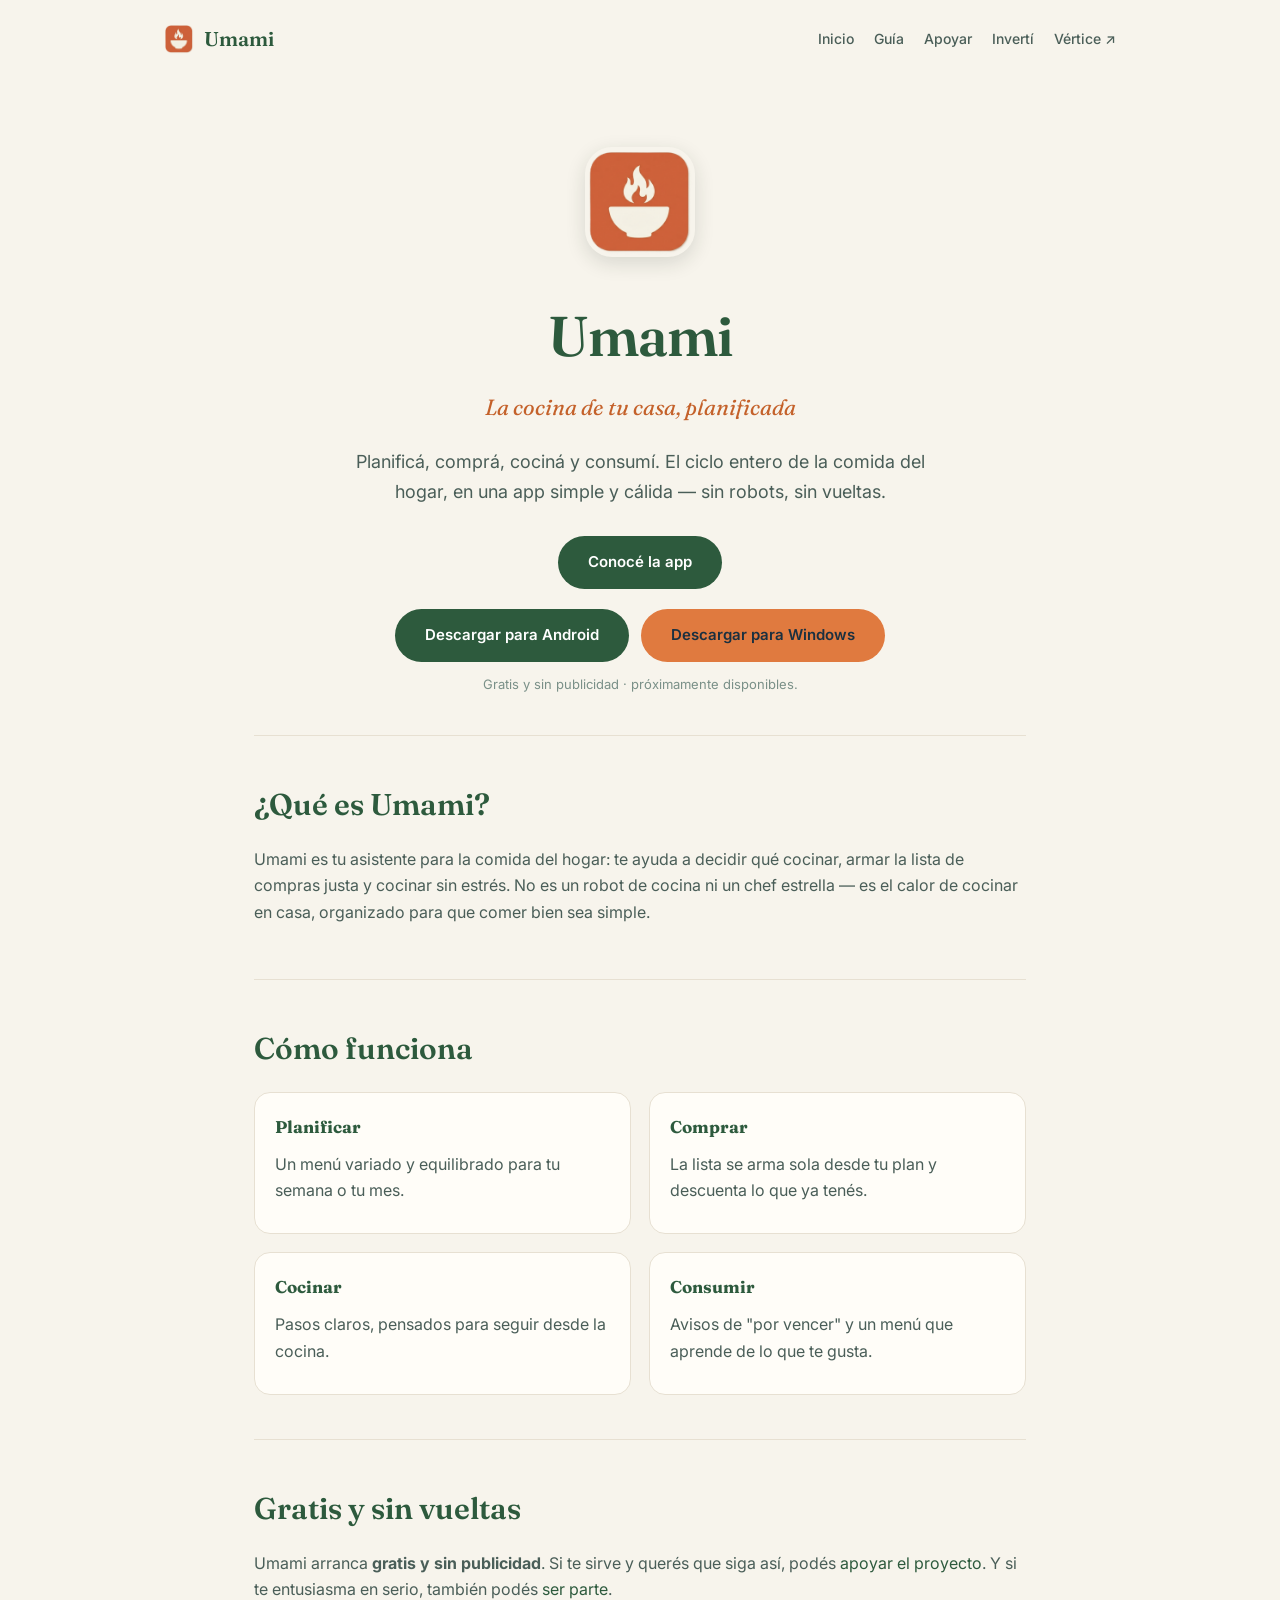
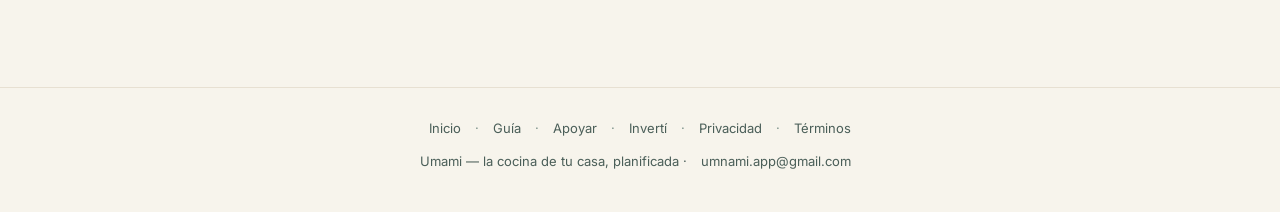
<file: index.html>
<!doctype html><html lang="es"><head><meta charset="utf-8">
<meta name="viewport" content="width=device-width,initial-scale=1"><title>Umami — La cocina de tu casa, planificada</title>
<link rel="icon" href="umami-logo.png">
<link href="https://fonts.googleapis.com/css2?family=Fraunces:ital,opsz,wght@0,9..144,400..600;1,9..144,400&family=Inter:wght@400;500;600&display=swap" rel="stylesheet">
<link rel="stylesheet" href="estilo.css"></head><body>
<header class="nav"><a class="brand" href="index.html"><img src="umami-logo.png" alt="">Umami</a>
<nav class="links"><a href="index.html">Inicio</a><a href="guia.html">Guía</a><a href="donaciones.html">Apoyar</a><a href="inversion.html">Invertí</a><a href="https://estudiovertice.github.io/" target="_blank" rel="noopener">Vértice ↗</a></nav></header>

<div class="hero"><img class="ic" src="umami-logo.png" alt="Umami"><h1>Umami</h1>
<div class="tag">La cocina de tu casa, planificada</div>
<p class="lead">Planificá, comprá, cociná y consumí. El ciclo entero de la comida del hogar, en una app simple y cálida — sin robots, sin vueltas.</p>
<a class="btn" href="#app">Conocé la app</a><div style="margin-top:20px;display:flex;gap:12px;justify-content:center;flex-wrap:wrap"><a class="btn" href="https://play.google.com/store/apps/details?id=com.vertice.umami">Descargar para Android</a><a class="btn terra" href="https://github.com/umamiapp/umamiapp.github.io/releases/download/v1.0/Umami-Instalador.exe">Descargar para Windows</a></div><div class="soon">Gratis y sin publicidad · próximamente disponibles.</div></div>
<div class="wrap">
<section id="app"><h2>¿Qué es Umami?</h2><p>Umami es tu asistente para la comida del hogar: te ayuda a decidir qué cocinar, armar la lista de compras justa y cocinar sin estrés. No es un robot de cocina ni un chef estrella — es el calor de cocinar en casa, organizado para que comer bien sea simple.</p></section>
<section><h2>Cómo funciona</h2><div class="steps">
<div class="step"><b>Planificar</b><p>Un menú variado y equilibrado para tu semana o tu mes.</p></div>
<div class="step"><b>Comprar</b><p>La lista se arma sola desde tu plan y descuenta lo que ya tenés.</p></div>
<div class="step"><b>Cocinar</b><p>Pasos claros, pensados para seguir desde la cocina.</p></div>
<div class="step"><b>Consumir</b><p>Avisos de "por vencer" y un menú que aprende de lo que te gusta.</p></div></div></section>
<section><h2>Gratis y sin vueltas</h2><p>Umami arranca <strong>gratis y sin publicidad</strong>. Si te sirve y querés que siga así, podés <a href="donaciones.html">apoyar el proyecto</a>. Y si te entusiasma en serio, también podés <a href="inversion.html">ser parte</a>.</p></section>
</div><footer><div><a href="index.html">Inicio</a> · <a href="guia.html">Guía</a> · <a href="donaciones.html">Apoyar</a> · <a href="inversion.html">Invertí</a> · <a href="privacidad.html">Privacidad</a> · <a href="terminos.html">Términos</a></div>
<p style="margin-top:12px">Umami — la cocina de tu casa, planificada · <a href="mailto:umnami.app@gmail.com">umnami.app@gmail.com</a></p></footer></body></html>
</file>
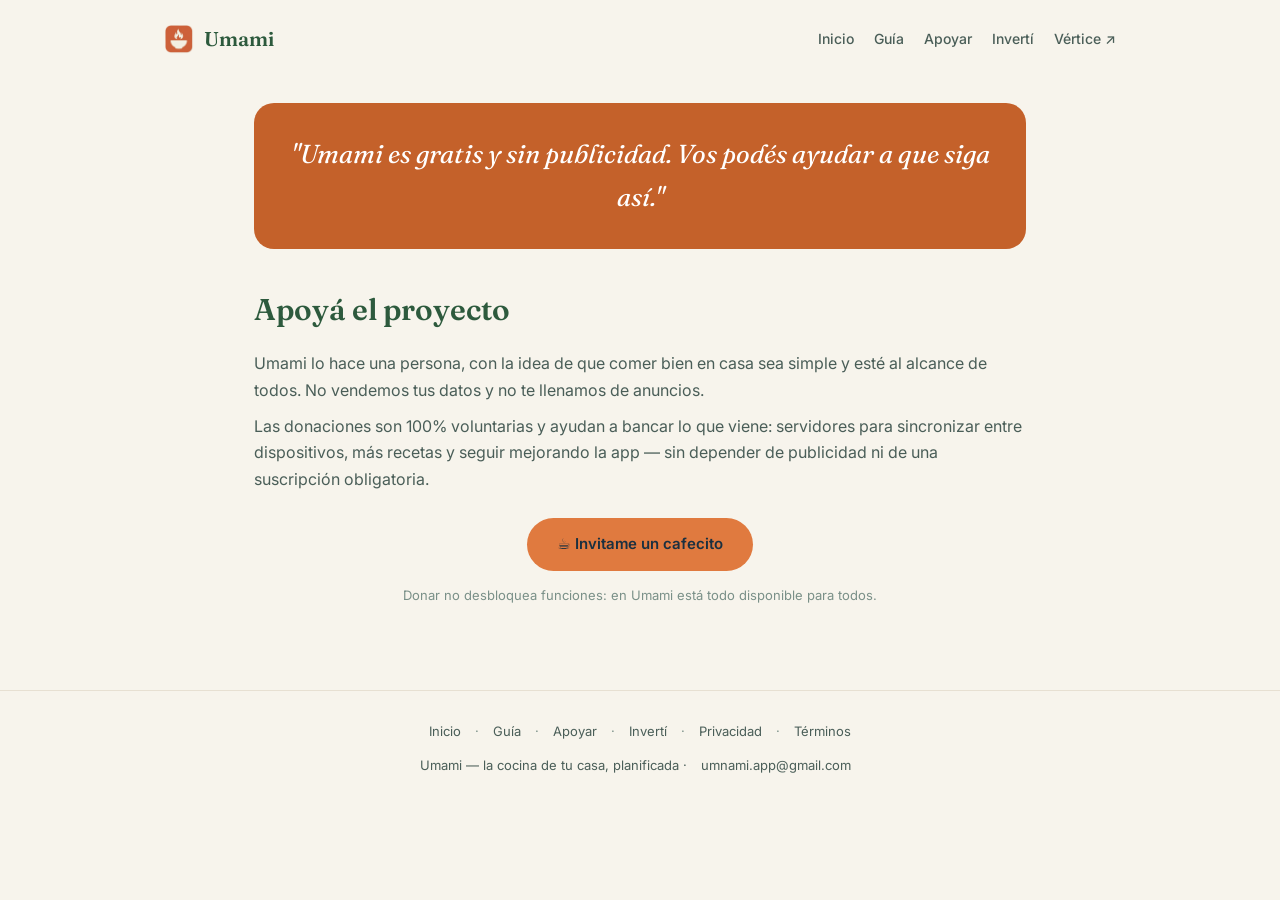
<file: donaciones.html>
<!doctype html><html lang="es"><head><meta charset="utf-8">
<meta name="viewport" content="width=device-width,initial-scale=1"><title>Umami — Apoyá el proyecto</title>
<link rel="icon" href="umami-logo.png">
<link href="https://fonts.googleapis.com/css2?family=Fraunces:ital,opsz,wght@0,9..144,400..600;1,9..144,400&family=Inter:wght@400;500;600&display=swap" rel="stylesheet">
<link rel="stylesheet" href="estilo.css"></head><body>
<header class="nav"><a class="brand" href="index.html"><img src="umami-logo.png" alt="">Umami</a>
<nav class="links"><a href="index.html">Inicio</a><a href="guia.html">Guía</a><a href="donaciones.html">Apoyar</a><a href="inversion.html">Invertí</a><a href="https://estudiovertice.github.io/" target="_blank" rel="noopener">Vértice ↗</a></nav></header>

<div class="wrap"><div class="grito"><div class="q">"Umami es gratis y sin publicidad. Vos podés ayudar a que siga así."</div></div>
<section style="border-top:none;padding-top:10px"><h2>Apoyá el proyecto</h2>
<p>Umami lo hace una persona, con la idea de que comer bien en casa sea simple y esté al alcance de todos. No vendemos tus datos y no te llenamos de anuncios.</p>
<p>Las donaciones son 100% voluntarias y ayudan a bancar lo que viene: servidores para sincronizar entre dispositivos, más recetas y seguir mejorando la app — sin depender de publicidad ni de una suscripción obligatoria.</p>
<p class="center" style="margin-top:26px"><a class="btn terra" href="https://cafecito.app/umami-app" target="_blank" rel="noopener">☕ Invitame un cafecito</a></p>
<p class="center mono" style="margin-top:14px">Donar no desbloquea funciones: en Umami está todo disponible para todos.</p></section></div><footer><div><a href="index.html">Inicio</a> · <a href="guia.html">Guía</a> · <a href="donaciones.html">Apoyar</a> · <a href="inversion.html">Invertí</a> · <a href="privacidad.html">Privacidad</a> · <a href="terminos.html">Términos</a></div>
<p style="margin-top:12px">Umami — la cocina de tu casa, planificada · <a href="mailto:umnami.app@gmail.com">umnami.app@gmail.com</a></p></footer></body></html>
</file>
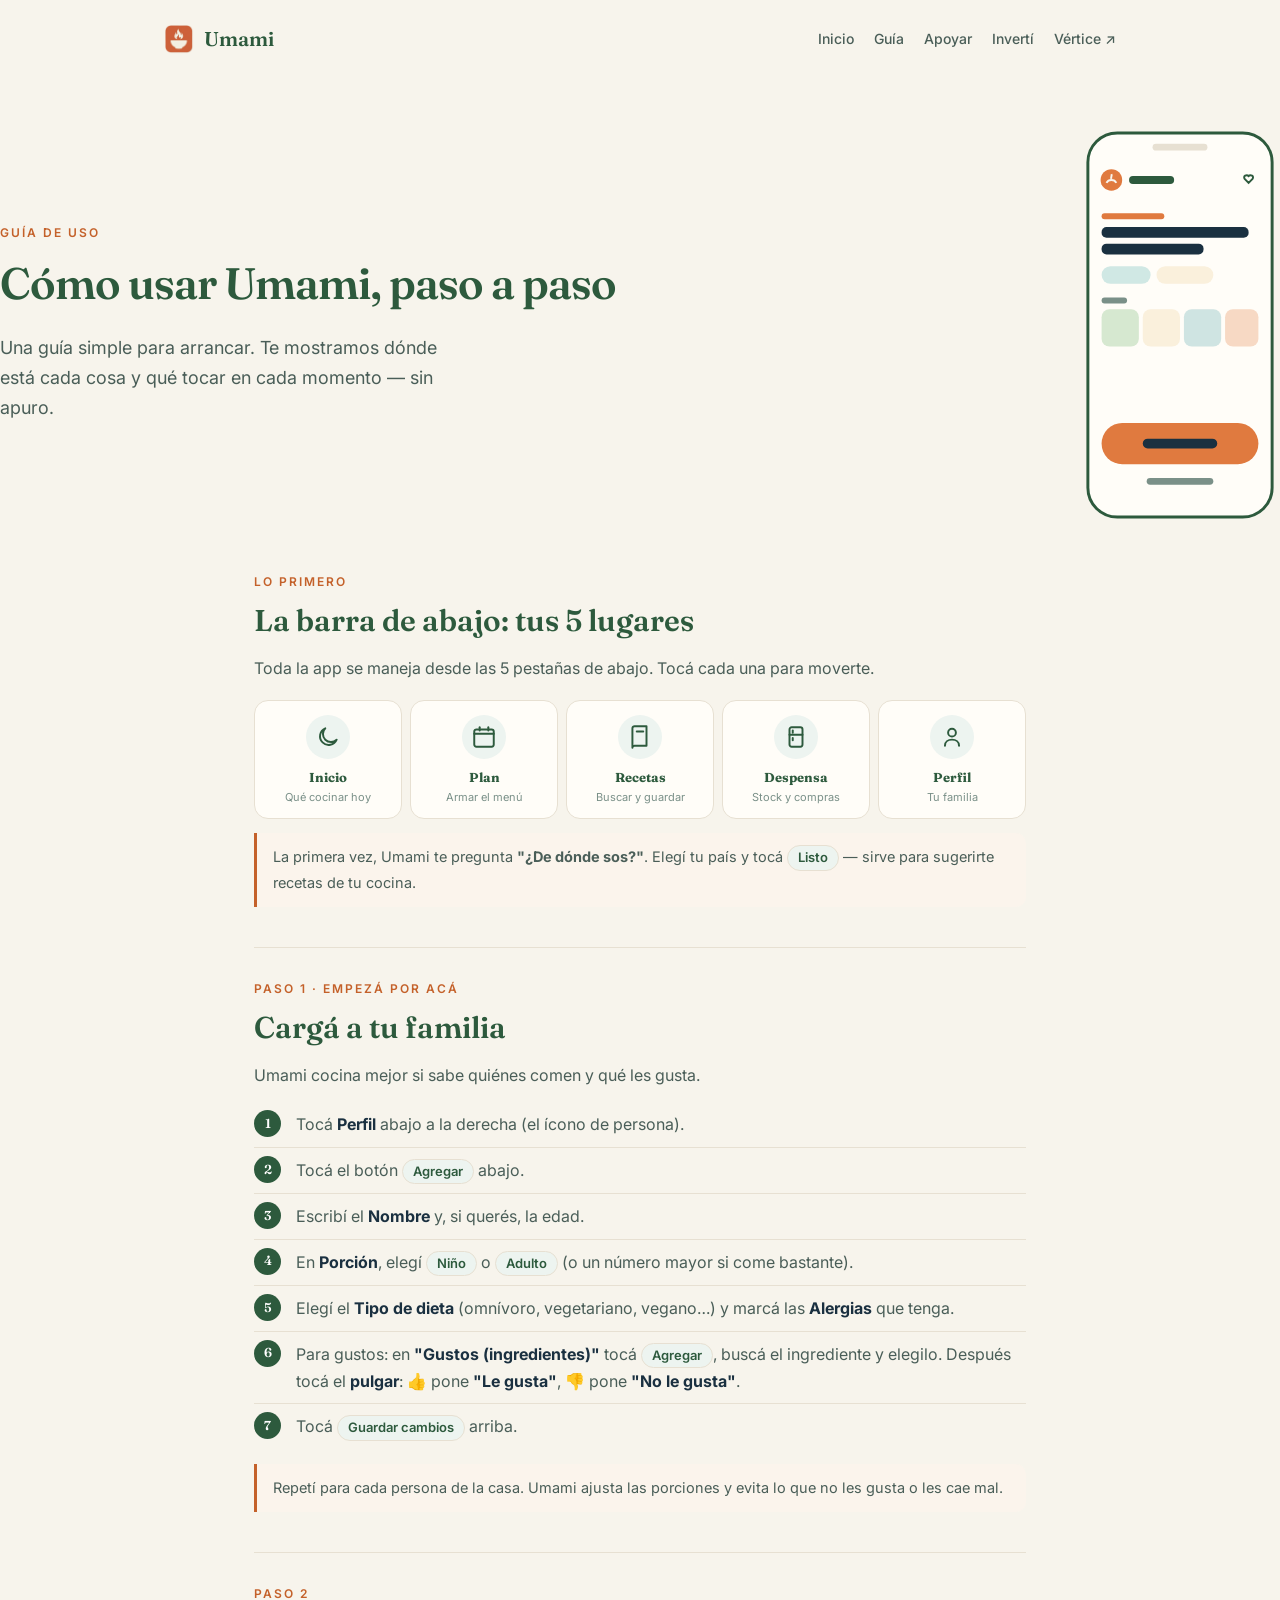
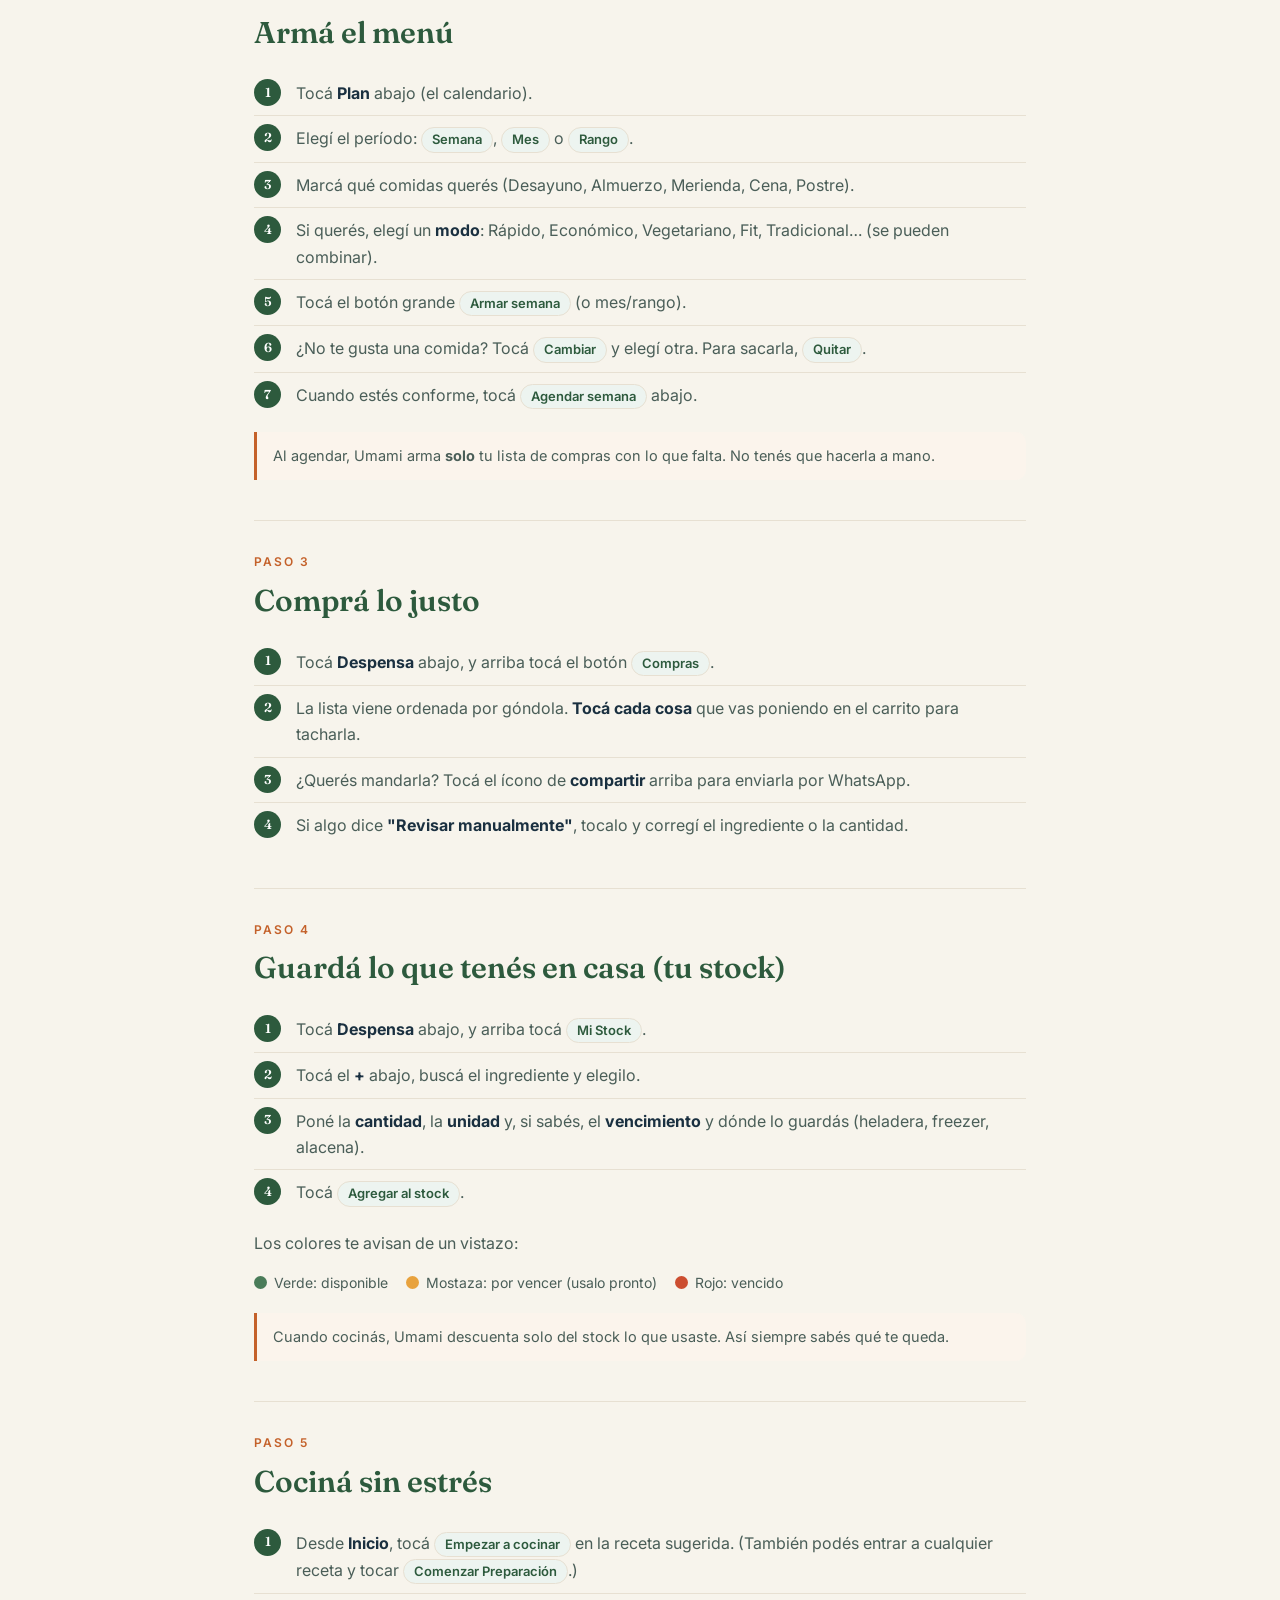
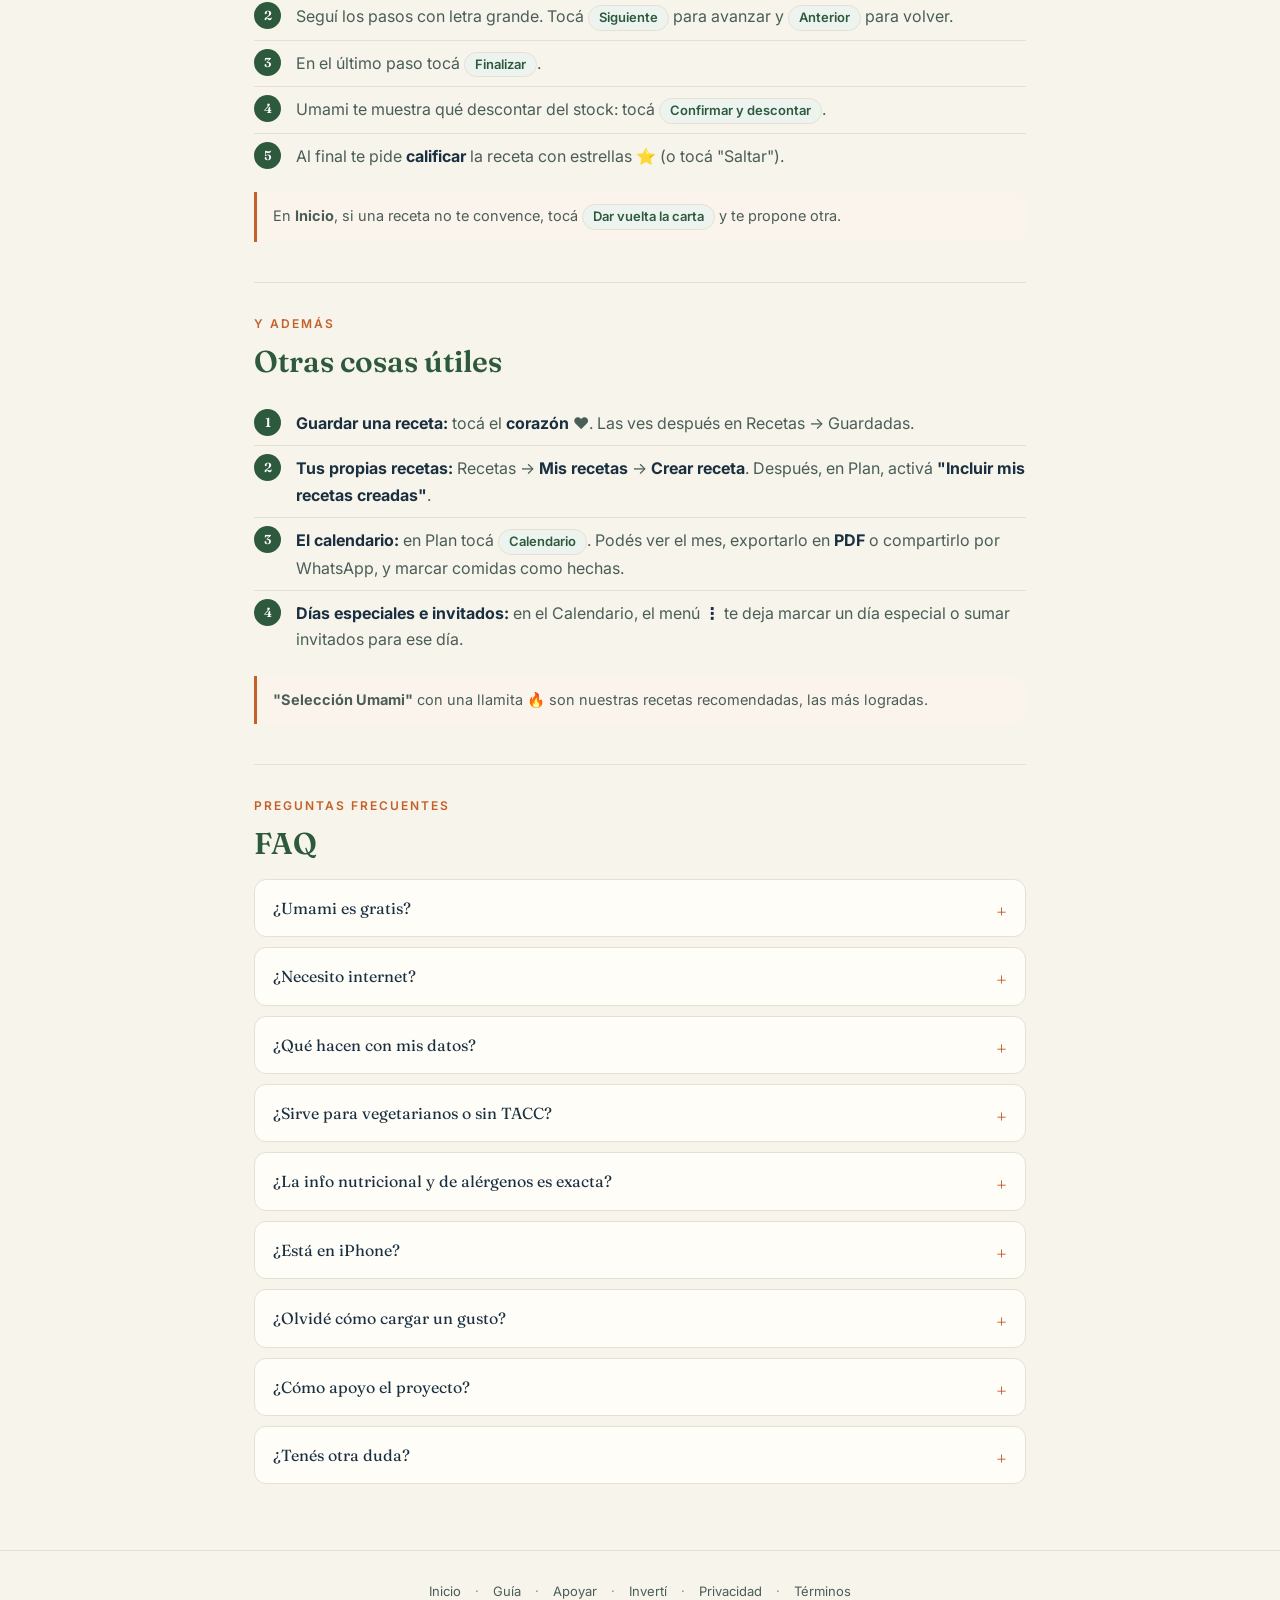
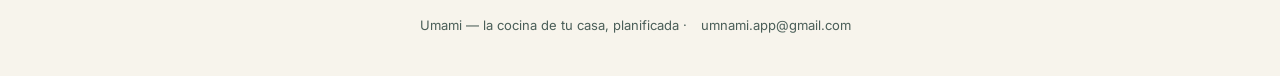
<file: guia.html>
<!doctype html><html lang="es"><head><meta charset="utf-8">
<meta name="viewport" content="width=device-width,initial-scale=1"><title>Umami — Guía de uso y preguntas frecuentes</title>
<link rel="icon" href="umami-logo.png">
<link href="https://fonts.googleapis.com/css2?family=Fraunces:ital,opsz,wght@0,9..144,400..600;1,9..144,400&family=Inter:wght@400;500;600&display=swap" rel="stylesheet">
<link rel="stylesheet" href="estilo.css">
<style>
.gh{display:flex;gap:36px;align-items:center;flex-wrap:wrap;justify-content:center;padding:52px 0 20px}
.gh .txt{flex:1;min-width:280px}
.gh h1{font-family:'Fraunces',serif;font-size:44px;color:var(--green);font-weight:600;letter-spacing:-1px}
.gh p{font-size:18px;color:var(--ink2);margin-top:14px;max-width:440px}
.phone{flex:0 0 200px}
svg.i{width:26px;height:26px;fill:none;stroke:#2D5A3D;stroke-width:1.8;stroke-linecap:round;stroke-linejoin:round}
.tabs{display:grid;grid-template-columns:repeat(5,1fr);gap:8px;margin:18px 0 6px}
.tabc{text-align:center;background:var(--paper);border:1px solid var(--line);border-radius:14px;padding:14px 6px}
.tabc .b{width:44px;height:44px;border-radius:50%;background:#EDF4F0;display:flex;align-items:center;justify-content:center;margin:0 auto 8px}
.tabc b{font-size:13px;color:var(--green);font-family:'Fraunces',serif;display:block}
.tabc span{font-size:11px;color:var(--muted);line-height:1.3;display:block;margin-top:2px}
.task{padding:26px 0;border-top:1px solid var(--line)}
.task h2{margin-bottom:4px}
.task .lead2{color:var(--ink2);margin-bottom:6px}
.howto{counter-reset:s;list-style:none;margin:14px 0}
.howto li{counter-increment:s;position:relative;padding:9px 0 9px 42px;color:var(--ink2);border-bottom:1px solid var(--line)}
.howto li:last-child{border-bottom:none}
.howto li:before{content:counter(s);position:absolute;left:0;top:8px;width:27px;height:27px;border-radius:50%;background:var(--green);color:#fff;font-size:13px;font-weight:600;display:flex;align-items:center;justify-content:center;font-family:'Fraunces',serif}
.howto b{color:var(--ink)}
.note{background:#FBF4EC;border-left:3px solid var(--terra);border-radius:0 10px 10px 0;padding:12px 16px;margin:14px 0;font-size:14.5px;color:var(--ink2)}
.chipx{display:inline-block;background:#EDF4F0;border:1px solid var(--line);border-radius:20px;padding:1px 10px;font-size:13px;color:var(--green);font-weight:600;white-space:nowrap}
.colors span{display:inline-flex;align-items:center;gap:7px;margin:5px 14px 5px 0;font-size:14px;color:var(--ink2)}
.dot{width:13px;height:13px;border-radius:50%;display:inline-block}
details{border:1px solid var(--line);border-radius:12px;margin:10px 0;background:var(--paper);overflow:hidden}
summary{padding:15px 18px;cursor:pointer;font-family:'Fraunces',serif;font-size:16px;color:var(--ink);list-style:none;position:relative}
summary::-webkit-details-marker{display:none}
summary:after{content:"+";position:absolute;right:18px;color:var(--terra);font-size:20px}
details[open] summary:after{content:"–"}
details[open] summary{border-bottom:1px solid var(--line)}
details .a{padding:12px 18px;color:var(--ink2)}
@media(max-width:620px){.tabs{grid-template-columns:repeat(2,1fr)}.gh h1{font-size:36px}}
</style></head><body>
<header class="nav"><a class="brand" href="index.html"><img src="umami-logo.png" alt="">Umami</a>
<nav class="links"><a href="index.html">Inicio</a><a href="guia.html">Guía</a><a href="donaciones.html">Apoyar</a><a href="inversion.html">Invertí</a><a href="https://estudiovertice.github.io/" target="_blank" rel="noopener">Vértice ↗</a></nav></header>

<div class="gh">
  <div class="txt"><span class="kick">Guía de uso</span>
    <h1>Cómo usar Umami, paso a paso</h1>
    <p>Una guía simple para arrancar. Te mostramos dónde está cada cosa y qué tocar en cada momento — sin apuro.</p>
  </div>
  <svg class="phone" viewBox="0 0 200 400" width="196" height="392" xmlns="http://www.w3.org/2000/svg" role="img" aria-label="Pantalla Inicio de Umami">
<rect x="6" y="4" width="188" height="392" rx="30" fill="#FFFDF8" stroke="#2D5A3D" stroke-width="3"/>
<rect x="72" y="15" width="56" height="7" rx="3.5" fill="#E7E0D2"/>
<circle cx="30" cy="52" r="11" fill="#E07A3F"/><path d="M25 55c2-4 8-4 10 0" stroke="#F8F5EE" stroke-width="2" fill="none"/><path d="M30 46c1 2-1 3 0 5" stroke="#F8F5EE" stroke-width="2" fill="none"/>
<rect x="48" y="48" width="46" height="8" rx="4" fill="#2D5A3D"/>
<path d="M170 48c-2-2-6 0-4 3l4 4 4-4c2-3-2-5-4-3z" fill="none" stroke="#2D5A3D" stroke-width="2"/>
<rect x="20" y="86" width="64" height="6" rx="3" fill="#E07A3F"/>
<rect x="20" y="100" width="150" height="11" rx="5" fill="#1A3040"/><rect x="20" y="117" width="104" height="11" rx="5" fill="#1A3040"/>
<rect x="20" y="140" width="50" height="18" rx="9" fill="#D0E8E4"/><rect x="76" y="140" width="58" height="18" rx="9" fill="#FAF0DC"/>
<rect x="20" y="172" width="26" height="6" rx="3" fill="#7A9088"/>
<rect x="20" y="184" width="38" height="38" rx="8" fill="#D6E8D0"/><rect x="62" y="184" width="38" height="38" rx="8" fill="#FAF0DC"/><rect x="104" y="184" width="38" height="38" rx="8" fill="#CFE4E2"/><rect x="146" y="184" width="34" height="38" rx="8" fill="#F7D9C4"/>
<rect x="20" y="300" width="160" height="42" rx="21" fill="#E07A3F"/><rect x="62" y="316" width="76" height="10" rx="5" fill="#1A3040"/>
<rect x="66" y="356" width="68" height="7" rx="3.5" fill="#7A9088"/>
</svg>
</div>
<div class="wrap">

  <section class="task" style="border-top:none">
    <span class="kick">Lo primero</span>
    <h2>La barra de abajo: tus 5 lugares</h2>
    <p class="lead2">Toda la app se maneja desde las 5 pestañas de abajo. Tocá cada una para moverte.</p>
    <div class="tabs">
      <div class="tabc"><div class="b"><svg class="i" viewBox="0 0 24 24"><path d="M20 14.5A8 8 0 1 1 9.5 4 6.5 6.5 0 0 0 20 14.5z"/></svg></div><b>Inicio</b><span>Qué cocinar hoy</span></div>
      <div class="tabc"><div class="b"><svg class="i" viewBox="0 0 24 24"><rect x="3" y="5" width="18" height="16" rx="2"/><line x1="3" y1="9" x2="21" y2="9"/><line x1="8" y1="3" x2="8" y2="6"/><line x1="16" y1="3" x2="16" y2="6"/></svg></div><b>Plan</b><span>Armar el menú</span></div>
      <div class="tabc"><div class="b"><svg class="i" viewBox="0 0 24 24"><path d="M5 4a2 2 0 0 1 2-2h11v18H7a2 2 0 0 0-2 2z"/><line x1="9" y1="7" x2="15" y2="7"/></svg></div><b>Recetas</b><span>Buscar y guardar</span></div>
      <div class="tabc"><div class="b"><svg class="i" viewBox="0 0 24 24"><rect x="6" y="3" width="12" height="18" rx="2"/><line x1="6" y1="10" x2="18" y2="10"/><line x1="9" y1="6" x2="9" y2="8"/><line x1="9" y1="13" x2="9" y2="15"/></svg></div><b>Despensa</b><span>Stock y compras</span></div>
      <div class="tabc"><div class="b"><svg class="i" viewBox="0 0 24 24"><circle cx="12" cy="8" r="3.6"/><path d="M5.5 20c0-3.6 2.9-5.6 6.5-5.6s6.5 2 6.5 5.6"/></svg></div><b>Perfil</b><span>Tu familia</span></div>
    </div>
    <div class="note">La primera vez, Umami te pregunta <b>"¿De dónde sos?"</b>. Elegí tu país y tocá <span class="chipx">Listo</span> — sirve para sugerirte recetas de tu cocina.</div>
  </section>

  <section class="task">
    <span class="kick">Paso 1 · empezá por acá</span>
    <h2>Cargá a tu familia</h2>
    <p class="lead2">Umami cocina mejor si sabe quiénes comen y qué les gusta.</p>
    <ol class="howto">
      <li>Tocá <b>Perfil</b> abajo a la derecha (el ícono de persona).</li>
      <li>Tocá el botón <span class="chipx">Agregar</span> abajo.</li>
      <li>Escribí el <b>Nombre</b> y, si querés, la edad.</li>
      <li>En <b>Porción</b>, elegí <span class="chipx">Niño</span> o <span class="chipx">Adulto</span> (o un número mayor si come bastante).</li>
      <li>Elegí el <b>Tipo de dieta</b> (omnívoro, vegetariano, vegano…) y marcá las <b>Alergias</b> que tenga.</li>
      <li>Para gustos: en <b>"Gustos (ingredientes)"</b> tocá <span class="chipx">Agregar</span>, buscá el ingrediente y elegilo. Después tocá el <b>pulgar</b>: 👍 pone <b>"Le gusta"</b>, 👎 pone <b>"No le gusta"</b>.</li>
      <li>Tocá <span class="chipx">Guardar cambios</span> arriba.</li>
    </ol>
    <div class="note">Repetí para cada persona de la casa. Umami ajusta las porciones y evita lo que no les gusta o les cae mal.</div>
  </section>

  <section class="task">
    <span class="kick">Paso 2</span>
    <h2>Armá el menú</h2>
    <ol class="howto">
      <li>Tocá <b>Plan</b> abajo (el calendario).</li>
      <li>Elegí el período: <span class="chipx">Semana</span>, <span class="chipx">Mes</span> o <span class="chipx">Rango</span>.</li>
      <li>Marcá qué comidas querés (Desayuno, Almuerzo, Merienda, Cena, Postre).</li>
      <li>Si querés, elegí un <b>modo</b>: Rápido, Económico, Vegetariano, Fit, Tradicional… (se pueden combinar).</li>
      <li>Tocá el botón grande <span class="chipx">Armar semana</span> (o mes/rango).</li>
      <li>¿No te gusta una comida? Tocá <span class="chipx">Cambiar</span> y elegí otra. Para sacarla, <span class="chipx">Quitar</span>.</li>
      <li>Cuando estés conforme, tocá <span class="chipx">Agendar semana</span> abajo.</li>
    </ol>
    <div class="note">Al agendar, Umami arma <b>solo</b> tu lista de compras con lo que falta. No tenés que hacerla a mano.</div>
  </section>

  <section class="task">
    <span class="kick">Paso 3</span>
    <h2>Comprá lo justo</h2>
    <ol class="howto">
      <li>Tocá <b>Despensa</b> abajo, y arriba tocá el botón <span class="chipx">Compras</span>.</li>
      <li>La lista viene ordenada por góndola. <b>Tocá cada cosa</b> que vas poniendo en el carrito para tacharla.</li>
      <li>¿Querés mandarla? Tocá el ícono de <b>compartir</b> arriba para enviarla por WhatsApp.</li>
      <li>Si algo dice <b>"Revisar manualmente"</b>, tocalo y corregí el ingrediente o la cantidad.</li>
    </ol>
  </section>

  <section class="task">
    <span class="kick">Paso 4</span>
    <h2>Guardá lo que tenés en casa (tu stock)</h2>
    <ol class="howto">
      <li>Tocá <b>Despensa</b> abajo, y arriba tocá <span class="chipx">Mi Stock</span>.</li>
      <li>Tocá el <b>+</b> abajo, buscá el ingrediente y elegilo.</li>
      <li>Poné la <b>cantidad</b>, la <b>unidad</b> y, si sabés, el <b>vencimiento</b> y dónde lo guardás (heladera, freezer, alacena).</li>
      <li>Tocá <span class="chipx">Agregar al stock</span>.</li>
    </ol>
    <p style="margin-top:8px">Los colores te avisan de un vistazo:</p>
    <p class="colors">
      <span><i class="dot" style="background:#4A7C59"></i> Verde: disponible</span>
      <span><i class="dot" style="background:#E8A23D"></i> Mostaza: por vencer (usalo pronto)</span>
      <span><i class="dot" style="background:#CC4E30"></i> Rojo: vencido</span>
    </p>
    <div class="note">Cuando cocinás, Umami descuenta solo del stock lo que usaste. Así siempre sabés qué te queda.</div>
  </section>

  <section class="task">
    <span class="kick">Paso 5</span>
    <h2>Cociná sin estrés</h2>
    <ol class="howto">
      <li>Desde <b>Inicio</b>, tocá <span class="chipx">Empezar a cocinar</span> en la receta sugerida. (También podés entrar a cualquier receta y tocar <span class="chipx">Comenzar Preparación</span>.)</li>
      <li>Seguí los pasos con letra grande. Tocá <span class="chipx">Siguiente</span> para avanzar y <span class="chipx">Anterior</span> para volver.</li>
      <li>En el último paso tocá <span class="chipx">Finalizar</span>.</li>
      <li>Umami te muestra qué descontar del stock: tocá <span class="chipx">Confirmar y descontar</span>.</li>
      <li>Al final te pide <b>calificar</b> la receta con estrellas ⭐ (o tocá "Saltar").</li>
    </ol>
    <div class="note">En <b>Inicio</b>, si una receta no te convence, tocá <span class="chipx">Dar vuelta la carta</span> y te propone otra.</div>
  </section>

  <section class="task">
    <span class="kick">Y además</span>
    <h2>Otras cosas útiles</h2>
    <ol class="howto">
      <li><b>Guardar una receta:</b> tocá el <b>corazón</b> ❤️. Las ves después en Recetas → Guardadas.</li>
      <li><b>Tus propias recetas:</b> Recetas → <b>Mis recetas</b> → <b>Crear receta</b>. Después, en Plan, activá <b>"Incluir mis recetas creadas"</b>.</li>
      <li><b>El calendario:</b> en Plan tocá <span class="chipx">Calendario</span>. Podés ver el mes, exportarlo en <b>PDF</b> o compartirlo por WhatsApp, y marcar comidas como hechas.</li>
      <li><b>Días especiales e invitados:</b> en el Calendario, el menú <b>⋮</b> te deja marcar un día especial o sumar invitados para ese día.</li>
    </ol>
    <div class="note"><b>"Selección Umami"</b> con una llamita 🔥 son nuestras recetas recomendadas, las más logradas.</div>
  </section>

  <section class="task">
    <span class="kick">Preguntas frecuentes</span>
    <h2>FAQ</h2>
    <details><summary>¿Umami es gratis?</summary><div class="a">Sí. Hoy está todo desbloqueado y sin publicidad. Si te sirve, podés <a href="donaciones.html">apoyar el proyecto</a> con una donación voluntaria — no desbloquea nada extra, ya está todo disponible.</div></details>
    <details><summary>¿Necesito internet?</summary><div class="a">No. Umami funciona sin conexión; tus datos viven en tu dispositivo.</div></details>
    <details><summary>¿Qué hacen con mis datos?</summary><div class="a">Lo personal se queda en tu teléfono y <strong>no vendemos tus datos</strong>. Ver la <a href="privacidad.html">Política de Privacidad</a>.</div></details>
    <details><summary>¿Sirve para vegetarianos o sin TACC?</summary><div class="a">Sí. Cargá la dieta y las alergias de cada persona en <b>Perfil</b> y Umami filtra. Es orientativo: ante una alergia, verificá siempre los ingredientes.</div></details>
    <details><summary>¿La info nutricional y de alérgenos es exacta?</summary><div class="a">Es orientativa, para ayudarte a decidir — no reemplaza el criterio médico ni la lectura de las etiquetas.</div></details>
    <details><summary>¿Está en iPhone?</summary><div class="a">Por ahora Umami sale en Android. La versión para iPhone se evalúa más adelante.</div></details>
    <details><summary>¿Olvidé cómo cargar un gusto?</summary><div class="a">Perfil → tocá el comensal (o Agregar) → sección "Gustos (ingredientes)" → Agregar → buscá el ingrediente → tocá el pulgar para poner "Le gusta" 👍 o "No le gusta" 👎.</div></details>
    <details><summary>¿Cómo apoyo el proyecto?</summary><div class="a">Con una donación en la página de <a href="donaciones.html">Apoyar</a>. Es voluntario y ayuda a que Umami siga gratis y sin publicidad.</div></details>
    <details><summary>¿Tenés otra duda?</summary><div class="a">Escribinos a <a href="mailto:umnami.app@gmail.com">umnami.app@gmail.com</a>.</div></details>
  </section>
</div><footer><div><a href="index.html">Inicio</a> · <a href="guia.html">Guía</a> · <a href="donaciones.html">Apoyar</a> · <a href="inversion.html">Invertí</a> · <a href="privacidad.html">Privacidad</a> · <a href="terminos.html">Términos</a></div>
<p style="margin-top:12px">Umami — la cocina de tu casa, planificada · <a href="mailto:umnami.app@gmail.com">umnami.app@gmail.com</a></p></footer></body></html>
</file>
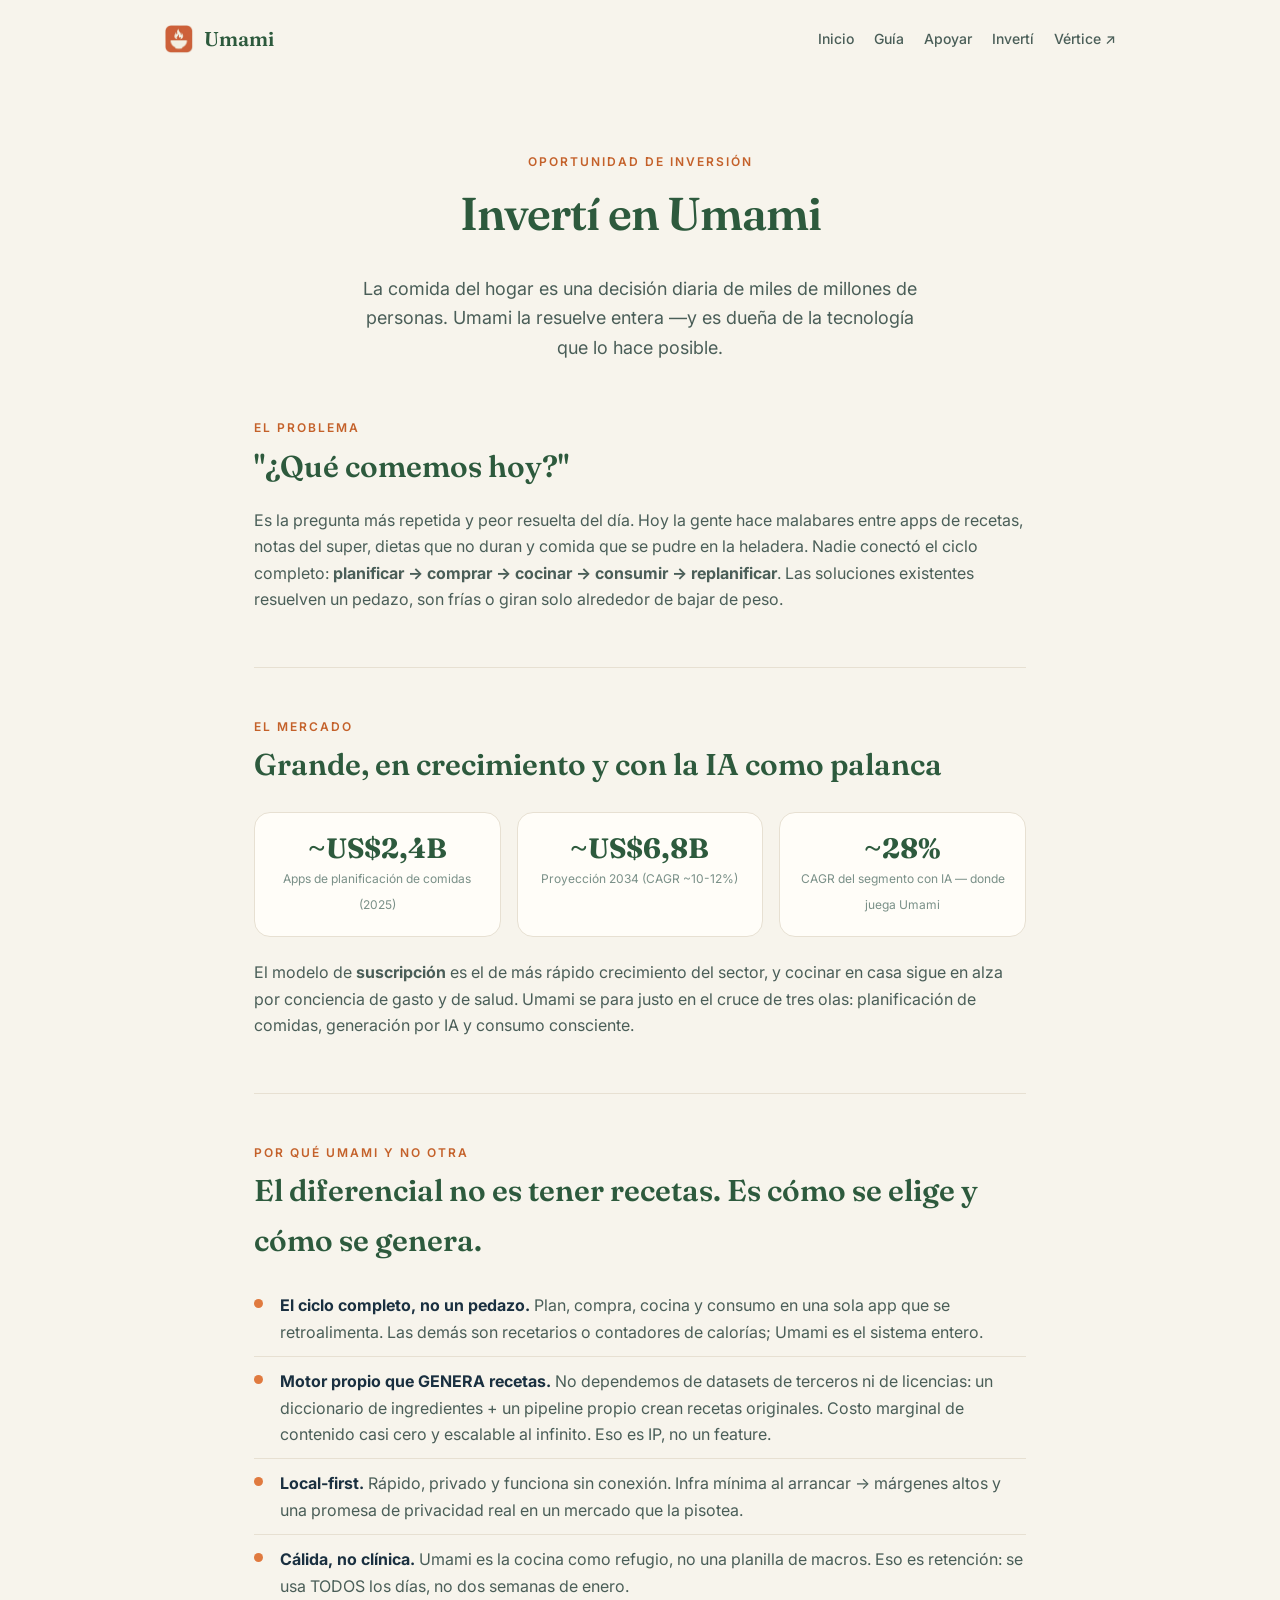
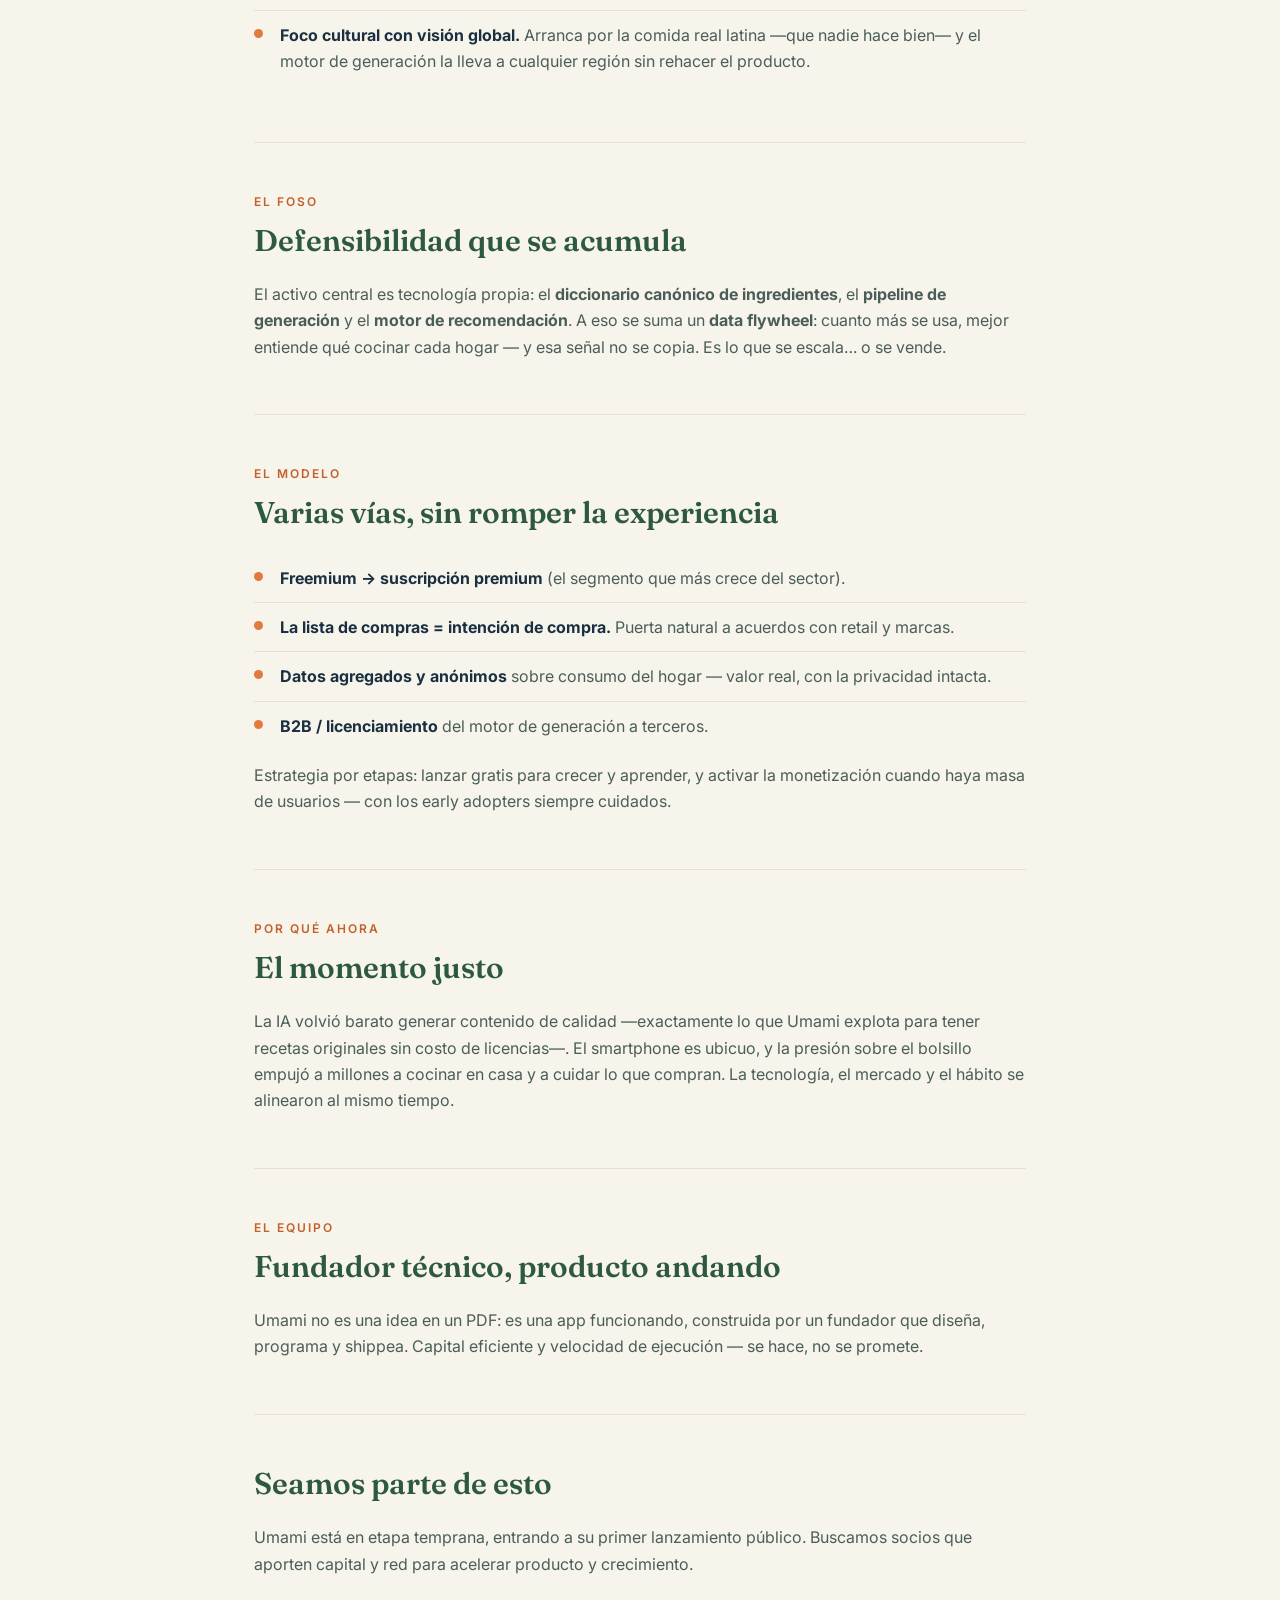
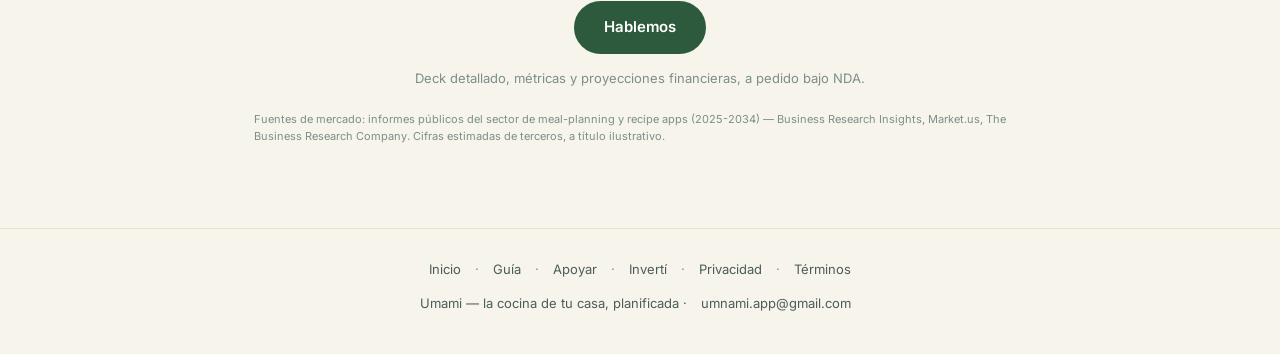
<file: inversion.html>
<!doctype html><html lang="es"><head><meta charset="utf-8">
<meta name="viewport" content="width=device-width,initial-scale=1"><title>Umami — Invertí en el proyecto</title>
<link rel="icon" href="umami-logo.png">
<link href="https://fonts.googleapis.com/css2?family=Fraunces:ital,opsz,wght@0,9..144,400..600;1,9..144,400&family=Inter:wght@400;500;600&display=swap" rel="stylesheet">
<link rel="stylesheet" href="estilo.css"></head><body>
<header class="nav"><a class="brand" href="index.html"><img src="umami-logo.png" alt="">Umami</a>
<nav class="links"><a href="index.html">Inicio</a><a href="guia.html">Guía</a><a href="donaciones.html">Apoyar</a><a href="inversion.html">Invertí</a><a href="https://estudiovertice.github.io/" target="_blank" rel="noopener">Vértice ↗</a></nav></header>

<div class="hero" style="padding-bottom:20px"><span class="kick">Oportunidad de inversión</span>
<h1 style="font-size:46px">Invertí en Umami</h1>
<p class="lead">La comida del hogar es una decisión diaria de miles de millones de personas. Umami la resuelve entera —y es dueña de la tecnología que lo hace posible.</p></div>
<div class="wrap">
<section style="border-top:none;padding-top:0"><span class="kick">El problema</span><h2>"¿Qué comemos hoy?"</h2>
<p>Es la pregunta más repetida y peor resuelta del día. Hoy la gente hace malabares entre apps de recetas, notas del super, dietas que no duran y comida que se pudre en la heladera. Nadie conectó el ciclo completo: <strong>planificar → comprar → cocinar → consumir → replanificar</strong>. Las soluciones existentes resuelven un pedazo, son frías o giran solo alrededor de bajar de peso.</p></section>
<section><span class="kick">El mercado</span><h2>Grande, en crecimiento y con la IA como palanca</h2>
<div class="stats"><div class="stat"><b>~US$2,4B</b><span>Apps de planificación de comidas (2025)</span></div>
<div class="stat"><b>~US$6,8B</b><span>Proyección 2034 (CAGR ~10-12%)</span></div>
<div class="stat"><b>~28%</b><span>CAGR del segmento con IA — donde juega Umami</span></div></div>
<p>El modelo de <strong>suscripción</strong> es el de más rápido crecimiento del sector, y cocinar en casa sigue en alza por conciencia de gasto y de salud. Umami se para justo en el cruce de tres olas: planificación de comidas, generación por IA y consumo consciente.</p></section>
<section><span class="kick">Por qué Umami y no otra</span><h2>El diferencial no es tener recetas. Es cómo se elige y cómo se genera.</h2>
<ul class="pts">
<li><b>El ciclo completo, no un pedazo.</b> Plan, compra, cocina y consumo en una sola app que se retroalimenta. Las demás son recetarios o contadores de calorías; Umami es el sistema entero.</li>
<li><b>Motor propio que GENERA recetas.</b> No dependemos de datasets de terceros ni de licencias: un diccionario de ingredientes + un pipeline propio crean recetas originales. Costo marginal de contenido casi cero y escalable al infinito. Eso es IP, no un feature.</li>
<li><b>Local-first.</b> Rápido, privado y funciona sin conexión. Infra mínima al arrancar → márgenes altos y una promesa de privacidad real en un mercado que la pisotea.</li>
<li><b>Cálida, no clínica.</b> Umami es la cocina como refugio, no una planilla de macros. Eso es retención: se usa TODOS los días, no dos semanas de enero.</li>
<li><b>Foco cultural con visión global.</b> Arranca por la comida real latina —que nadie hace bien— y el motor de generación la lleva a cualquier región sin rehacer el producto.</li></ul></section>
<section><span class="kick">El foso</span><h2>Defensibilidad que se acumula</h2>
<p>El activo central es tecnología propia: el <strong>diccionario canónico de ingredientes</strong>, el <strong>pipeline de generación</strong> y el <strong>motor de recomendación</strong>. A eso se suma un <strong>data flywheel</strong>: cuanto más se usa, mejor entiende qué cocinar cada hogar — y esa señal no se copia. Es lo que se escala… o se vende.</p></section>
<section><span class="kick">El modelo</span><h2>Varias vías, sin romper la experiencia</h2>
<ul class="pts">
<li><b>Freemium → suscripción premium</b> (el segmento que más crece del sector).</li>
<li><b>La lista de compras = intención de compra.</b> Puerta natural a acuerdos con retail y marcas.</li>
<li><b>Datos agregados y anónimos</b> sobre consumo del hogar — valor real, con la privacidad intacta.</li>
<li><b>B2B / licenciamiento</b> del motor de generación a terceros.</li></ul>
<p>Estrategia por etapas: lanzar gratis para crecer y aprender, y activar la monetización cuando haya masa de usuarios — con los early adopters siempre cuidados.</p></section>
<section><span class="kick">Por qué ahora</span><h2>El momento justo</h2>
<p>La IA volvió barato generar contenido de calidad —exactamente lo que Umami explota para tener recetas originales sin costo de licencias—. El smartphone es ubicuo, y la presión sobre el bolsillo empujó a millones a cocinar en casa y a cuidar lo que compran. La tecnología, el mercado y el hábito se alinearon al mismo tiempo.</p></section>
<section><span class="kick">El equipo</span><h2>Fundador técnico, producto andando</h2>
<p>Umami no es una idea en un PDF: es una app funcionando, construida por un fundador que diseña, programa y shippea. Capital eficiente y velocidad de ejecución — se hace, no se promete.</p></section>
<section><h2>Seamos parte de esto</h2>
<p>Umami está en etapa temprana, entrando a su primer lanzamiento público. Buscamos socios que aporten capital y red para acelerar producto y crecimiento.</p>
<p class="center" style="margin-top:24px"><a class="btn" href="mailto:umnami.app@gmail.com?subject=Inversion%20en%20Umami">Hablemos</a></p>
<p class="center mono" style="margin-top:14px">Deck detallado, métricas y proyecciones financieras, a pedido bajo NDA.</p>
<p class="src">Fuentes de mercado: informes públicos del sector de meal-planning y recipe apps (2025-2034) — Business Research Insights, Market.us, The Business Research Company. Cifras estimadas de terceros, a título ilustrativo.</p></section>
</div><footer><div><a href="index.html">Inicio</a> · <a href="guia.html">Guía</a> · <a href="donaciones.html">Apoyar</a> · <a href="inversion.html">Invertí</a> · <a href="privacidad.html">Privacidad</a> · <a href="terminos.html">Términos</a></div>
<p style="margin-top:12px">Umami — la cocina de tu casa, planificada · <a href="mailto:umnami.app@gmail.com">umnami.app@gmail.com</a></p></footer></body></html>
</file>
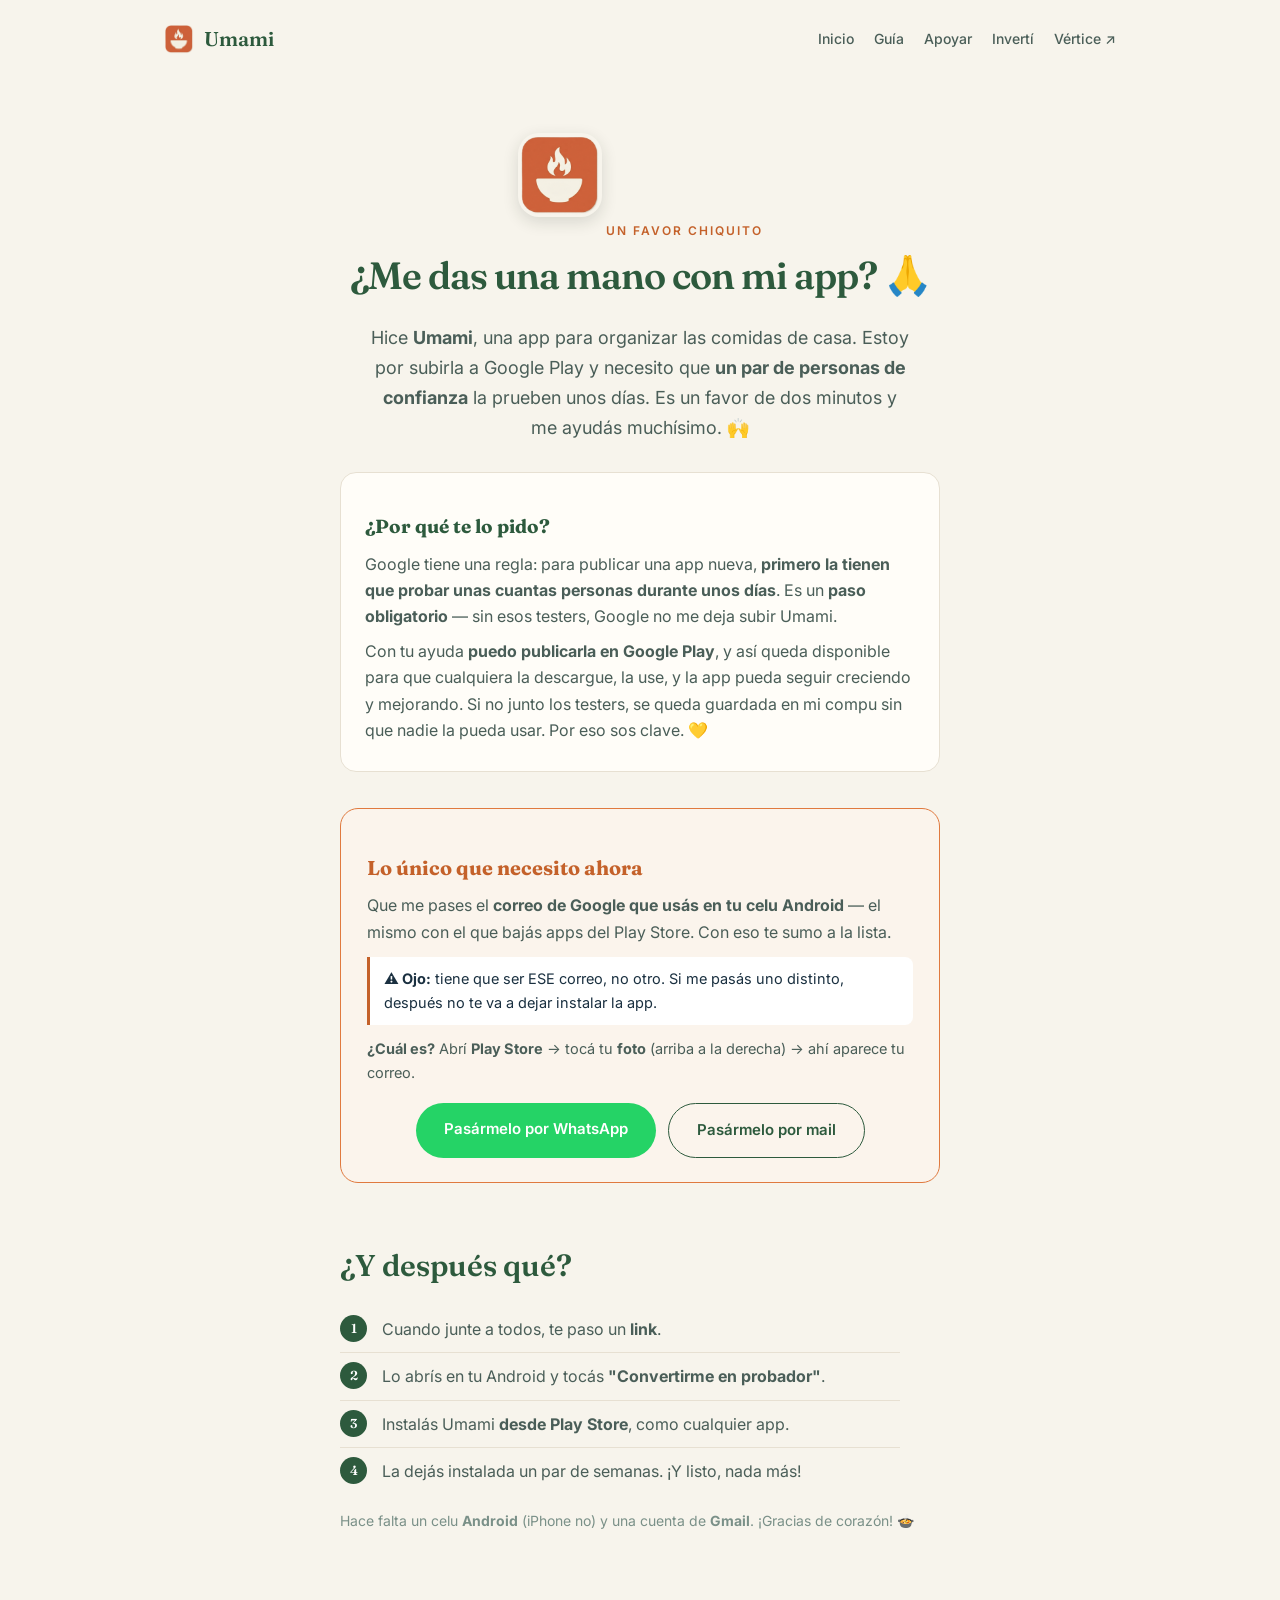
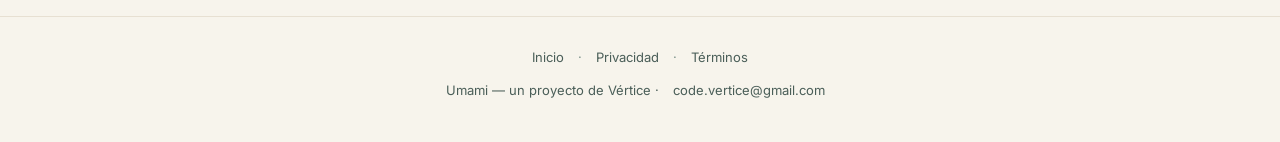
<file: sertester.html>
<!doctype html><html lang="es"><head><meta charset="utf-8">
<meta name="viewport" content="width=device-width,initial-scale=1"><title>Umami — ¿Me das una mano?</title>
<link rel="icon" href="umami-logo.png">
<link href="https://fonts.googleapis.com/css2?family=Fraunces:ital,opsz,wght@0,9..144,400..600;1,9..144,400&family=Inter:wght@400;500;600&display=swap" rel="stylesheet">
<link rel="stylesheet" href="estilo.css">
<style>
.hero2{text-align:center;padding:56px 24px 8px}
.hero2 img{width:84px;height:84px;border-radius:21px;box-shadow:0 5px 16px rgba(30,40,30,.14);margin-bottom:18px}
.hero2 h1{font-family:'Fraunces',serif;font-size:38px;color:var(--green);font-weight:600;letter-spacing:-1px}
.hero2 p{font-size:18px;color:var(--ink2);max-width:540px;margin:16px auto 0}
.why{max-width:600px;background:var(--paper);border:1px solid var(--line);border-radius:16px;padding:20px 24px;margin:22px 0}
.why h3{font-family:'Fraunces',serif;color:var(--green);font-size:19px;margin-bottom:8px}
.why p{margin:8px 0}
.box{background:#FBF4EC;border:1.5px solid var(--terraL);border-radius:18px;padding:24px 26px;margin:14px 0;max-width:600px}
.box h3{font-family:'Fraunces',serif;color:var(--terra);font-size:20px;margin-bottom:8px}
.box .warn{background:#fff;border-left:3px solid var(--terra);border-radius:0 8px 8px 0;padding:10px 14px;margin:12px 0;font-size:14.5px;color:var(--ink)}
.btns{display:flex;gap:12px;justify-content:center;flex-wrap:wrap;margin-top:18px}
.cta{display:inline-block;padding:14px 28px;border-radius:50px;font-weight:600;font-size:15px}
.cta.wa{background:#25D366;color:#fff}
.cta.mail{background:transparent;border:1.5px solid var(--green);color:var(--green)}
.howto{counter-reset:s;list-style:none;margin:14px 0;max-width:560px}
.howto li{counter-increment:s;position:relative;padding:10px 0 10px 42px;color:var(--ink2);border-bottom:1px solid var(--line)}
.howto li:last-child{border-bottom:none}
.howto li:before{content:counter(s);position:absolute;left:0;top:9px;width:27px;height:27px;border-radius:50%;background:var(--green);color:#fff;font-size:13px;font-weight:600;display:flex;align-items:center;justify-content:center;font-family:'Fraunces',serif}
</style></head><body>
<header class="nav"><a class="brand" href="index.html"><img src="umami-logo.png" alt="">Umami</a>
<nav class="links"><a href="index.html">Inicio</a><a href="guia.html">Guía</a><a href="donaciones.html">Apoyar</a><a href="inversion.html">Invertí</a><a href="https://estudiovertice.github.io/" target="_blank" rel="noopener">Vértice ↗</a></nav></header>

<div class="hero2">
  <img src="umami-logo.png" alt="Umami">
  <span class="kick">Un favor chiquito</span>
  <h1>¿Me das una mano con mi app? 🙏</h1>
  <p>Hice <strong>Umami</strong>, una app para organizar las comidas de casa. Estoy por subirla a Google Play y necesito que <strong>un par de personas de confianza</strong> la prueben unos días. Es un favor de dos minutos y me ayudás muchísimo. 🙌</p>
</div>
<div class="wrap" style="display:flex;flex-direction:column;align-items:center">
  <div class="why">
    <h3>¿Por qué te lo pido?</h3>
    <p>Google tiene una regla: para publicar una app nueva, <strong>primero la tienen que probar unas cuantas personas durante unos días</strong>. Es un <strong>paso obligatorio</strong> — sin esos testers, Google no me deja subir Umami.</p>
    <p>Con tu ayuda <strong>puedo publicarla en Google Play</strong>, y así queda disponible para que cualquiera la descargue, la use, y la app pueda seguir creciendo y mejorando. Si no junto los testers, se queda guardada en mi compu sin que nadie la pueda usar. Por eso sos clave. 💛</p>
  </div>

  <div class="box">
    <h3>Lo único que necesito ahora</h3>
    <p style="margin:0">Que me pases el <strong>correo de Google que usás en tu celu Android</strong> — el mismo con el que bajás apps del Play Store. Con eso te sumo a la lista.</p>
    <div class="warn"><strong>⚠️ Ojo:</strong> tiene que ser ESE correo, no otro. Si me pasás uno distinto, después no te va a dejar instalar la app.</div>
    <p style="margin:6px 0 0;font-size:14.5px"><strong>¿Cuál es?</strong> Abrí <strong>Play Store</strong> → tocá tu <strong>foto</strong> (arriba a la derecha) → ahí aparece tu correo.</p>
    <div class="btns">
      <a class="cta wa" href="https://wa.me/5492944201441?text=Hola%20Lucas!%20Quiero%20ser%20tester%20de%20Umami.%20Mi%20correo%20de%20Google%20Play%20es%3A%20">Pasármelo por WhatsApp</a>
      <a class="cta mail" href="mailto:lucastasso@gmail.com?subject=Tester%20de%20Umami&body=Hola%20Lucas!%20Mi%20correo%20de%20Google%20Play%20(el%20que%20uso%20en%20el%20celu)%20es%3A%20">Pasármelo por mail</a>
    </div>
  </div>

  <section style="border-top:none;width:100%;max-width:600px">
    <h2>¿Y después qué?</h2>
    <ol class="howto">
      <li>Cuando junte a todos, te paso un <strong>link</strong>.</li>
      <li>Lo abrís en tu Android y tocás <strong>"Convertirme en probador"</strong>.</li>
      <li>Instalás Umami <strong>desde Play Store</strong>, como cualquier app.</li>
      <li>La dejás instalada un par de semanas. ¡Y listo, nada más!</li>
    </ol>
    <p style="color:var(--muted);font-size:14px">Hace falta un celu <strong>Android</strong> (iPhone no) y una cuenta de <strong>Gmail</strong>. ¡Gracias de corazón! 🍲</p>
  </section>
</div><footer><div><a href="index.html">Inicio</a> · <a href="privacidad.html">Privacidad</a> · <a href="terminos.html">Términos</a></div>
<p style="margin-top:12px">Umami — un proyecto de Vértice · <a href="mailto:code.vertice@gmail.com">code.vertice@gmail.com</a></p></footer></body></html>
</file>
<file: estilo.css>
:root{--cream:#F7F4EC;--paper:#FFFDF8;--green:#2D5A3D;--terra:#C4612A;--terraL:#E07A3F;--ink:#1A3040;--ink2:#4A5E58;--muted:#7A9088;--line:#E7E0D2}
*{box-sizing:border-box;margin:0;padding:0}
body{background:var(--cream);color:var(--ink);font-family:'Inter',system-ui,sans-serif;line-height:1.65}
a{color:var(--green);text-decoration:none}
.wrap{max-width:820px;margin:0 auto;padding:0 24px}
header.nav{display:flex;align-items:center;justify-content:space-between;padding:22px 24px;max-width:1000px;margin:0 auto}
.brand{display:flex;align-items:center;gap:10px;font-family:'Fraunces',serif;font-weight:600;font-size:20px;color:var(--green)}
.brand img{width:30px;height:30px;border-radius:8px}
nav.links a{margin-left:20px;font-size:14px;color:var(--ink2);font-weight:500}
.hero{text-align:center;padding:70px 24px 40px}
.hero img.ic{width:110px;height:110px;border-radius:27px;box-shadow:0 6px 20px rgba(30,40,30,.14);margin-bottom:26px}
.hero h1{font-family:'Fraunces',serif;font-size:56px;font-weight:600;color:var(--green);letter-spacing:-1px}
.hero .tag{font-family:'Fraunces',serif;font-size:22px;color:var(--terra);font-style:italic;margin-top:6px}
.hero p.lead{font-size:18px;color:var(--ink2);max-width:580px;margin:22px auto 30px}
.btn{display:inline-block;background:var(--green);color:#fff;padding:14px 30px;border-radius:50px;font-weight:600;font-size:15px}
.btn.terra{background:var(--terraL);color:var(--ink)}
.soon{font-size:13px;color:var(--muted);margin-top:12px}
section{padding:44px 0;border-top:1px solid var(--line)}
h2{font-family:'Fraunces',serif;font-size:30px;color:var(--green);font-weight:600;margin-bottom:16px}
h3{font-family:'Fraunces',serif;font-size:20px;color:var(--ink);margin:18px 0 6px}
p{margin:10px 0;color:var(--ink2)}
.steps{display:grid;grid-template-columns:repeat(2,1fr);gap:18px;margin-top:18px}
.step{background:var(--paper);border:1px solid var(--line);border-radius:16px;padding:20px}
.step b{color:var(--green);font-family:'Fraunces',serif;font-size:17px}
.grito{background:var(--terra);color:#fff;border-radius:20px;padding:30px 34px;margin:26px 0;text-align:center}
.grito .q{font-family:'Fraunces',serif;font-size:26px;font-style:italic}
.center{text-align:center}
footer{border-top:1px solid var(--line);margin-top:30px;padding:30px 24px;text-align:center;color:var(--muted);font-size:13px}
footer a{margin:0 10px;color:var(--ink2)}
.mono{color:var(--muted);font-size:13px}
.kick{display:inline-block;font-size:12px;letter-spacing:2px;text-transform:uppercase;color:var(--terra);font-weight:600;margin-bottom:4px}
.stats{display:grid;grid-template-columns:repeat(3,1fr);gap:16px;margin:22px 0}
.stat{background:var(--paper);border:1px solid var(--line);border-radius:16px;padding:20px;text-align:center}
.stat b{display:block;font-family:'Fraunces',serif;font-size:28px;color:var(--green);line-height:1.1}
.stat span{font-size:12px;color:var(--muted)}
.pts{list-style:none;margin:12px 0}
.pts li{padding:11px 0 11px 26px;position:relative;border-bottom:1px solid var(--line);color:var(--ink2)}
.pts li:last-child{border-bottom:none}
.pts li:before{content:"";position:absolute;left:0;top:18px;width:9px;height:9px;border-radius:50%;background:var(--terraL)}
.pts li b{color:var(--ink)}
.src{font-size:11px;color:var(--muted);margin-top:22px;line-height:1.5}
@media(max-width:620px){.steps,.stats{grid-template-columns:1fr}.hero h1{font-size:44px}}
</file>
